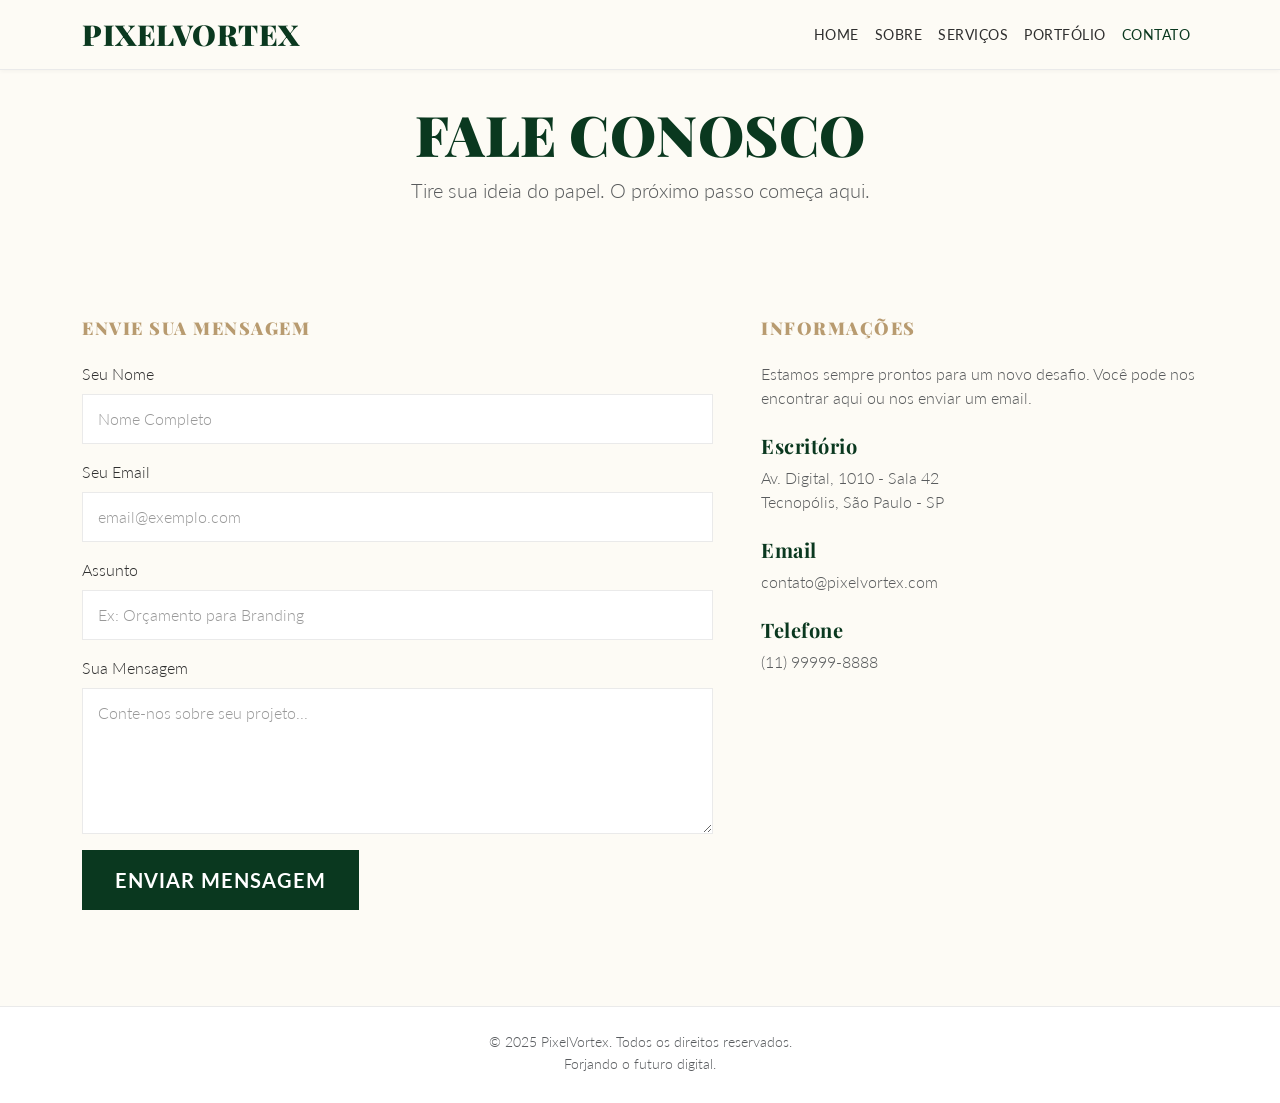
<file: contato.html>
<!DOCTYPE html>
<html lang="pt-br">
<head>
  <meta charset="UTF-8">
  <meta name="viewport" content="width=device-width, initial-scale=1.0">
  <title>Contato | PixelVortex</title>
  
  <link href="https://cdn.jsdelivr.net/npm/bootstrap@5.3.3/dist/css/bootstrap.min.css" rel="stylesheet" integrity="sha384-QWTKZyjpPEjISv5WaRU9OFeRpok6YctnYmDr5pNlyT2bRjXh0JMhjY6hW+ALEwIH" crossorigin="anonymous">
  
  <link rel="stylesheet" href="css/style.css">
</head>
<body>

  <nav class="navbar navbar-expand-lg navbar-dark fixed-top" id="mainNavbar">
    <div class="container">
      <a class="navbar-brand" href="index.html">PIXELVORTEX</a>
      <button class="navbar-toggler" type="button" data-bs-toggle="collapse" data-bs-target="#navbarNav" aria-controls="navbarNav" aria-expanded="false" aria-label="Toggle navigation">
        <span class="navbar-toggler-icon"></span>
      </button>
      <div class="collapse navbar-collapse" id="navbarNav">
        <ul class="navbar-nav ms-auto">
          <li class="nav-item">
            <a class="nav-link" href="index.html">Home</a>
          </li>
          <li class="nav-item">
            <a class="nav-link" href="sobre.html">Sobre</a>
          </li>
          <li class="nav-item">
            <a class="nav-link" href="servicos.html">Serviços</a>
          </li>
          <li class="nav-item">
            <a class="nav-link" href="portfolio.html">Portfólio</a>
          </li>
          <li class="nav-item">
            <a class="nav-link active" aria-current="page" href="contato.html">Contato</a>
          </li>
        </ul>
      </div>
    </div>
  </nav>

  <header class="py-5" style="padding-top: 100px !important; background-color: var(--bg-card);">
    <div class="container text-center">
      <h1 class="display-4 text-uppercase hidden-fade">Fale <span class="text-accent">Conosco</span></h1>
      <p class="lead text-muted hidden-fade">Tire sua ideia do papel. O próximo passo começa aqui.</p>
    </div>
  </header>

  <main>
    <section class="py-5">
      <div class="container">
        <div class="row g-5">
          <div class="col-lg-7 hidden-fade">
            <h2 class="section-title mb-4">Envie sua Mensagem</h2>
            <form action="#" method="POST">
              <div class="mb-3">
                <label for="name" class="form-label">Seu Nome</label>
                <input type="text" class="form-control" id="name" placeholder="Nome Completo" required>
              </div>
              <div class="mb-3">
                <label for="email" class="form-label">Seu Email</label>
                <input type="email" class="form-control" id="email" placeholder="email@exemplo.com" required>
              </div>
              <div class="mb-3">
                <label for="subject" class="form-label">Assunto</label>
                <input type="text" class="form-control" id="subject" placeholder="Ex: Orçamento para Branding">
              </div>
              <div class="mb-3">
                <label for="message" class="form-label">Sua Mensagem</label>
                <textarea class="form-control" id="message" rows="5" placeholder="Conte-nos sobre seu projeto..." required></textarea>
              </div>
              <button type="submit" class="btn btn-primary btn-lg">Enviar Mensagem</button>
            </form>
          </div>
          
          <div class="col-lg-5 hidden-fade" style="animation-delay: 0.2s;">
            <h2 class="section-title mb-4">Informações</h2>
            <div class="text-muted">
              <p>Estamos sempre prontos para um novo desafio. Você pode nos encontrar aqui ou nos enviar um email.</p>
              
              <h5 class="text-accent mt-4">Escritório</h5>
              <p class="mb-0">Av. Digital, 1010 - Sala 42</p>
              <p>Tecnopólis, São Paulo - SP</p>

              <h5 class="text-accent mt-4">Email</h5>
              <p class="mb-0">contato@pixelvortex.com</p>

              <h5 class="text-accent mt-4">Telefone</h5>
              <p class="mb-0">(11) 99999-8888</p>
            </div>
          </div>
        </div>
      </div>
    </section>
  </main>

  <footer class="py-4 mt-5">
    <div class="container text-center">
      <p class="mb-0 text-muted">&copy; 2025 PixelVortex. Todos os direitos reservados.</p>
      <p class="text-muted">Forjando o futuro digital.</p>
    </div>
  </footer>

  <script src="https://cdn.jsdelivr.net/npm/bootstrap@5.3.3/dist/js/bootstrap.bundle.min.js" integrity="sha384-YvpcrYf0tY3lHB60NNkmXc5s9fDVZLESaAA55NDzOxhy9GkcIdslK1eN7N6jIeHz" crossorigin="anonymous"></script>
  <script src="js/main.js"></script>
</body>
</html>
</file>
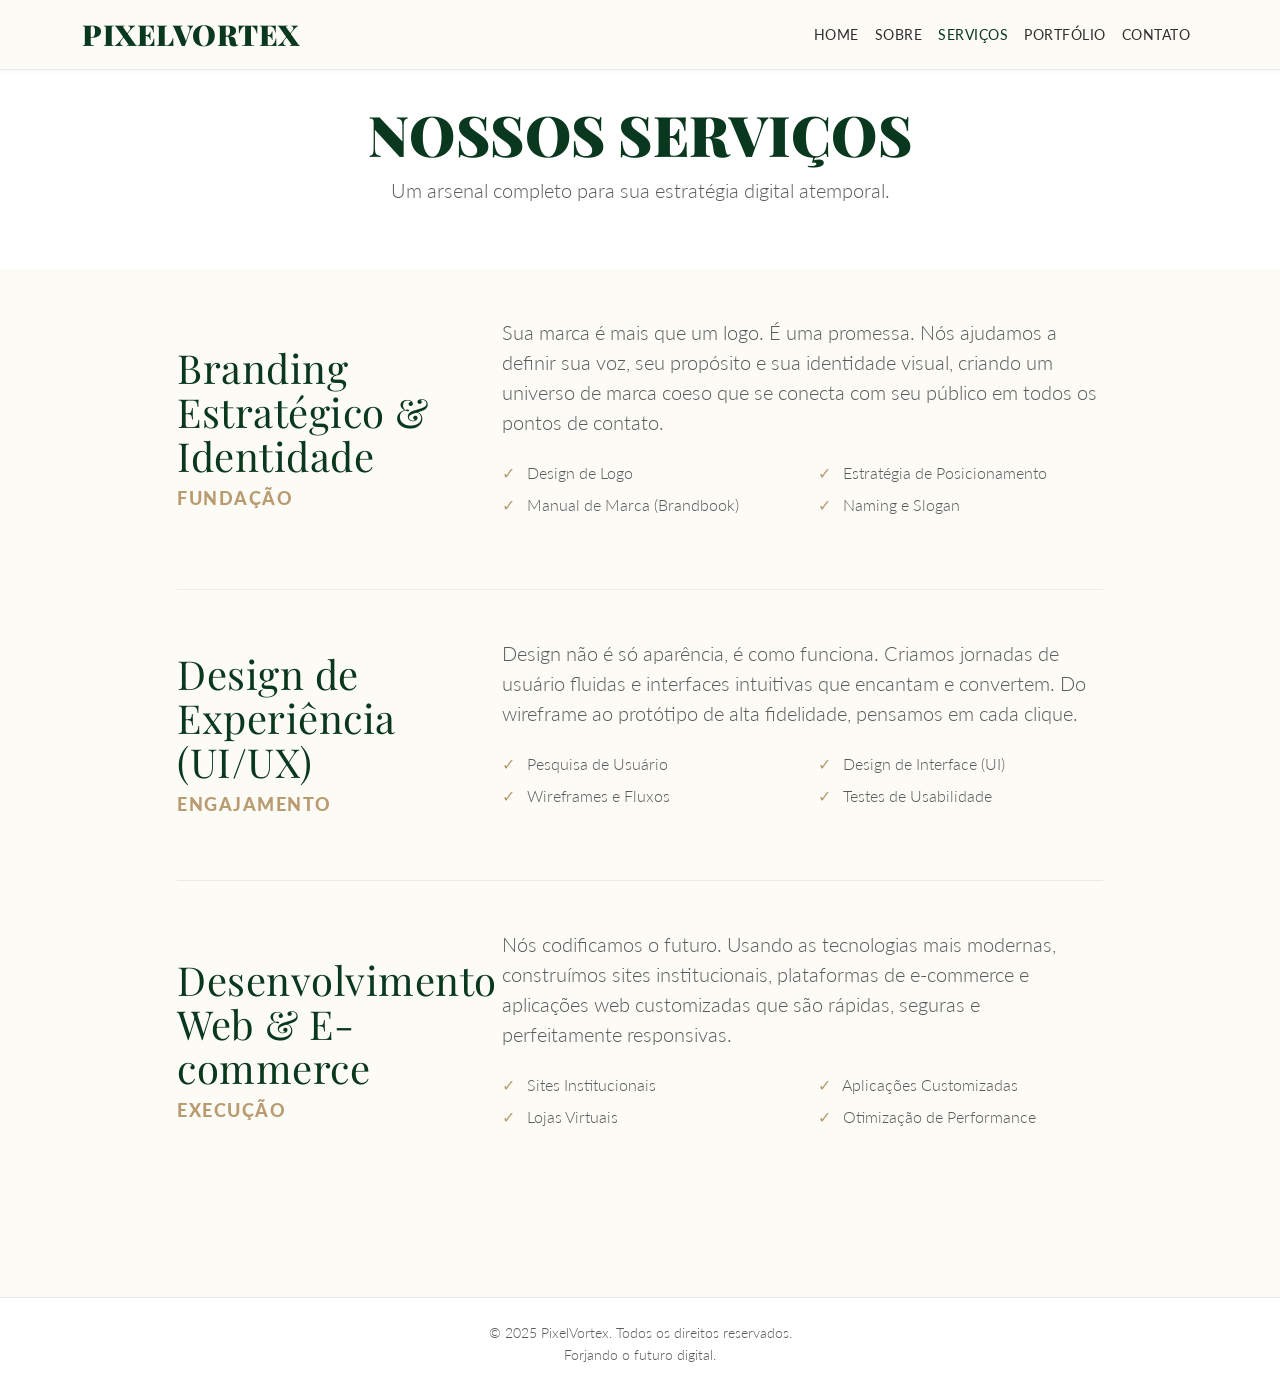
<file: servicos.html>
<!DOCTYPE html>
<html lang="pt-br">
<head>
  <meta charset="UTF-8">
  <meta name="viewport" content="width=device-width, initial-scale=1.0">
  <title>Serviços | PixelVortex</title>
  
  <link href="https://cdn.jsdelivr.net/npm/bootstrap@5.3.3/dist/css/bootstrap.min.css" rel="stylesheet" integrity="sha384-QWTKZyjpPEjISv5WaRU9OFeRpok6YctnYmDr5pNlyT2bRjXh0JMhjY6hW+ALEwIH" crossorigin="anonymous">
  
  <link rel="stylesheet" href="css/style.css">
</head>
<body>

  <nav class="navbar navbar-expand-lg navbar-dark fixed-top" id="mainNavbar">
    <div class="container">
      <a class="navbar-brand" href="index.html">PIXELVORTEX</a>
      <button class="navbar-toggler" type="button" data-bs-toggle="collapse" data-bs-target="#navbarNav" aria-controls="navbarNav" aria-expanded="false" aria-label="Toggle navigation">
        <span class="navbar-toggler-icon"></span>
      </button>
      <div class="collapse navbar-collapse" id="navbarNav">
        <ul class="navbar-nav ms-auto">
          <li class="nav-item">
            <a class="nav-link" href="index.html">Home</a>
          </li>
          <li class="nav-item">
            <a class="nav-link" href="sobre.html">Sobre</a>
          </li>
          <li class="nav-item">
            <a class="nav-link active" aria-current="page" href="servicos.html">Serviços</a>
          </li>
          <li class="nav-item">
            <a class="nav-link" href="portfolio.html">Portfólio</a>
          </li>
          <li class="nav-item">
            <a class="nav-link" href="contato.html">Contato</a>
          </li>
        </ul>
      </div>
    </div>
  </nav>

  <header class="py-5" style="padding-top: 100px !important; background-color: var(--bg-card-section);">
    <div class="container text-center">
      <h1 class="display-4 text-uppercase hidden-fade">Nossos <span class="text-accent">Serviços</span></h1>
      <p class="lead text-muted hidden-fade">Um arsenal completo para sua estratégia digital atemporal.</p>
    </div>
  </header>

  <main>
    <section class="py-5">
      <div class="container">
        <div class="row justify-content-center">
          <div class="col-lg-10"> <div class="row g-5 mb-5 align-items-center hidden-fade">
              <div class="col-lg-4">
                <h2 class="display-6 text-accent" style="line-height: 1.1;">Branding Estratégico & Identidade</h2>
                <span class="text-gold section-title p-0 m-0">Fundação</span>
              </div>
              <div class="col-lg-8">
                <p class="fs-5 text-muted">Sua marca é mais que um logo. É uma promessa. Nós ajudamos a definir sua voz, seu propósito e sua identidade visual, criando um universo de marca coeso que se conecta com seu público em todos os pontos de contato.</p>
                <ul class="list-unstyled text-muted mt-4" style="column-count: 2; column-gap: 2rem;">
                  <li class="mb-2"><strong class="text-gold me-2">✓</strong> Design de Logo</li>
                  <li class="mb-2"><strong class="text-gold me-2">✓</strong> Manual de Marca (Brandbook)</li>
                  <li class="mb-2"><strong class="text-gold me-2">✓</strong> Estratégia de Posicionamento</li>
                  <li class="mb-2"><strong class="text-gold me-2">✓</strong> Naming e Slogan</li>
                </ul>
              </div>
            </div>

            <hr class="my-5 hidden-fade" style="border-color: var(--border-color);">

            <div class="row g-5 mb-5 align-items-center hidden-fade">
              <div class="col-lg-4">
                <h2 class="display-6 text-accent" style="line-height: 1.1;">Design de Experiência (UI/UX)</h2>
                <span class="text-gold section-title p-0 m-0">Engajamento</span>
              </div>
              <div class="col-lg-8">
                <p class="fs-5 text-muted">Design não é só aparência, é como funciona. Criamos jornadas de usuário fluidas e interfaces intuitivas que encantam e convertem. Do wireframe ao protótipo de alta fidelidade, pensamos em cada clique.</p>
                <ul class="list-unstyled text-muted mt-4" style="column-count: 2; column-gap: 2rem;">
                  <li class="mb-2"><strong class="text-gold me-2">✓</strong> Pesquisa de Usuário</li>
                  <li class="mb-2"><strong class="text-gold me-2">✓</strong> Wireframes e Fluxos</li>
                  <li class="mb-2"><strong class="text-gold me-2">✓</strong> Design de Interface (UI)</li>
                  <li class="mb-2"><strong class="text-gold me-2">✓</strong> Testes de Usabilidade</li>
                </ul>
              </div>
            </div>

            <hr class="my-5 hidden-fade" style="border-color: var(--border-color);">

            <div class="row g-5 mb-5 align-items-center hidden-fade">
              <div class="col-lg-4">
                <h2 class="display-6 text-accent" style="line-height: 1.1;">Desenvolvimento Web & E-commerce</h2>
                <span class="text-gold section-title p-0 m-0">Execução</span>
              </div>
              <div class="col-lg-8">
                <p class="fs-5 text-muted">Nós codificamos o futuro. Usando as tecnologias mais modernas, construímos sites institucionais, plataformas de e-commerce e aplicações web customizadas que são rápidas, seguras e perfeitamente responsivas.</p>
                <ul class="list-unstyled text-muted mt-4" style="column-count: 2; column-gap: 2rem;">
                  <li class="mb-2"><strong class="text-gold me-2">✓</strong> Sites Institucionais</li>
                  <li class="mb-2"><strong class="text-gold me-2">✓</strong> Lojas Virtuais</li>
                  <li class="mb-2"><strong class="text-gold me-2">✓</strong> Aplicações Customizadas</li>
                  <li class="mb-2"><strong class="text-gold me-2">✓</strong> Otimização de Performance</li>
                </ul>
              </div>
            </div>

          </div>
        </div>
      </div>
    </section>
  </main>

  <footer class="py-4 mt-5">
    <div class="container text-center">
      <p class="mb-0 text-muted">&copy; 2025 PixelVortex. Todos os direitos reservados.</p>
      <p class="text-muted">Forjando o futuro digital.</p>
    </div>
  </footer>

  <script src="https://cdn.jsdelivr.net/npm/bootstrap@5.3.3/dist/js/bootstrap.bundle.min.js" integrity="sha384-YvpcrYf0tY3lHB60NNkmXc5s9fDVZLESaAA55NDzOxhy9GkcIdslK1eN7N6jIeHz" crossorigin="anonymous"></script>
  <script src="js/main.js"></script>
</body>
</html>
</file>
<file: css/style.css>
/* Importa as fontes (Luxo e Legibilidade)
   Playfair Display: Serifada, alta moda, luxuosa (para títulos)
   Lato: Sans-serif, limpa, elegante (para corpo de texto)
*/
@import url('https://fonts.googleapis.com/css2?family=Lato:wght@300;400;700&family=Playfair+Display:wght@700;900&display=swap');

/* Branding: "O Legado Criativo"
  Paleta: Marfim, Verde-Caçador, Dourado/Latão e Cinza-Sutil
*/
:root {
  --bg-cream: #FDFBF5;       /* Fundo de marfim / pergaminho */
  --bg-card-section: #FFFFFF;  /* Branco puro para cards e seções de destaque */
  --text-dark: #2F2F2F;       /* Quase preto, mas mais suave */
  --text-muted: #6c757d;      /* Cinza padrão para textos secundários */
  --accent-green: #0A381F;    /* Verde-caçador (Hunter Green) */
  --accent-gold: #B89B70;     /* Ouro/Latão envelhecido */
  --border-color: #EAEAEA;    /* Cinza bem claro para bordas finas */
}

/* Base */
body {
  background-color: var(--bg-cream);
  color: var(--text-dark);
  font-family: 'Lato', sans-serif;
  font-weight: 300; /* Texto mais leve, mais elegante */
}

/* Tipografia (A alma do "Old Money") */
h1, h2, h3, h4, h5, h6, .navbar-brand, .display-4 {
  font-family: 'Playfair Display', serif;
  font-weight: 700;
  color: var(--text-dark);
  letter-spacing: 0.5px;
}

.display-4 {
  font-weight: 900;
  color: var(--accent-green); /* Título principal com o verde forte */
}

.text-accent {
  color: var(--accent-green);
}

.text-gold {
  color: var(--accent-gold);
}

/* Navbar (Clássica, sem transparência) */
.navbar {
  background: var(--bg-cream);
  border-bottom: 1px solid var(--border-color); /* Linha fina e clássica */
  box-shadow: 0 2px 4px rgba(0, 0, 0, 0.03); /* Sombra muito sutil */
}

.navbar .nav-link {
  color: var(--text-dark);
  font-weight: 400;
  text-transform: uppercase;
  font-size: 0.9rem;
  letter-spacing: 0.5px;
  transition: color 0.3s;
}

.navbar .nav-link:hover,
.navbar .nav-link.active {
  color: var(--accent-green); /* Destaque em verde */
}

.navbar-brand {
  color: var(--accent-green);
  font-weight: 900;
  font-size: 1.8rem;
}

/* Botões (Sóbrios e Retos) */
.btn {
  border-radius: 0; /* Bordas retas, mais tradicional */
  font-family: 'Lato', sans-serif;
  font-weight: 700;
  text-transform: uppercase;
  letter-spacing: 1px;
  padding: 14px 32px;
  transition: all 0.4s ease;
}

.btn-primary {
  background-color: var(--accent-green);
  border-color: var(--accent-green);
  color: var(--bg-card-section); /* Texto branco/creme */
}

.btn-primary:hover {
  background-color: #062a18; /* Verde um tom mais escuro */
  border-color: #062a18;
  color: var(--bg-card-section);
  box-shadow: 0 4px 10px rgba(0, 0, 0, 0.1);
  transform: translateY(-2px);
}

/* O HTML usa "btn-outline-light" por padrão. 
   Vamos reestilizá-lo para ser um outline escuro contra o fundo claro. */
.btn-outline-light {
  border: 2px solid var(--accent-green);
  color: var(--accent-green);
}

.btn-outline-light:hover {
  background-color: var(--accent-green);
  color: var(--bg-card-section);
  transform: translateY(-2px);
}

/* Títulos de Seção */
.section-title {
  font-weight: 900;
  text-transform: uppercase;
  letter-spacing: 1.5px;
  color: var(--accent-gold); /* Títulos de seção em dourado */
  margin-bottom: 1rem;
  font-size: 1.1rem; /* Mais sutil, como um subtítulo */
}

/* Cards (Limpos, com bordas finas) */
.card {
  background-color: var(--bg-card-section); /* Fundo branco */
  border: 1px solid var(--border-color);
  border-radius: 0;
  box-shadow: 0 4px 15px rgba(0, 0, 0, 0.05); /* Sombra de elevação sutil */
  transition: all 0.3s ease;
}

.card:hover {
  transform: translateY(-5px);
  box-shadow: 0 6px 20px rgba(0, 0, 0, 0.08);
  border-color: var(--accent-gold); /* Borda dourada sutil no hover */
}

.card-title {
  color: var(--accent-green);
  font-family: 'Playfair Display', serif;
}

.card-text {
  font-weight: 300;
  color: var(--text-muted);
}

/* Formulário (Clássico) */
.form-control, .form-select {
  background-color: var(--bg-card-section);
  border: 1px solid var(--border-color);
  border-radius: 0;
  color: var(--text-dark);
  padding: 12px 15px;
}

.form-control:focus {
  background-color: var(--bg-card-section);
  border-color: var(--accent-green);
  color: var(--text-dark);
  box-shadow: 0 0 0 0.2rem rgba(10, 56, 31, 0.1); /* Sombra de foco sutil */
}

.form-control::placeholder {
  color: #999;
  font-weight: 300;
}

/* Footer (Rodapé) */
footer {
  background-color: var(--bg-card-section); /* Seção branca */
  border-top: 1px solid var(--border-color);
  color: var(--text-muted);
  padding: 2.5rem 0;
}

footer p {
  font-size: 0.9rem;
  margin-bottom: 0.25rem;
}

/* Accordion (Página de Serviços) */
.accordion-item {
  background-color: var(--bg-card-section);
  border: 1px solid var(--border-color);
  border-radius: 0;
}

.accordion-button {
  background-color: var(--bg-card-section);
  color: var(--text-dark);
  font-family: 'Playfair Display', serif;
  font-size: 1.2rem;
  border-radius: 0;
}
.accordion-button:not(.collapsed) {
  background-color: var(--bg-cream); /* Fundo creme quando aberto */
  color: var(--accent-green);
  box-shadow: none;
}
.accordion-button:focus {
  box-shadow: none;
  border-color: transparent;
}
/* Altera a cor da seta do accordion (padrão é azul) */
.accordion-button::after {
  filter: grayscale(1) invert(1) brightness(0.5);
}

/* Animação de Fade-in (A mesma, funciona perfeitamente) */
.hidden-fade {
  opacity: 0;
  transform: translateY(20px);
  transition: opacity 0.6s ease-out, transform 0.6s ease-out;
}

.visible-fade {
  opacity: 1;
  transform: translateY(0);
}
</file>
